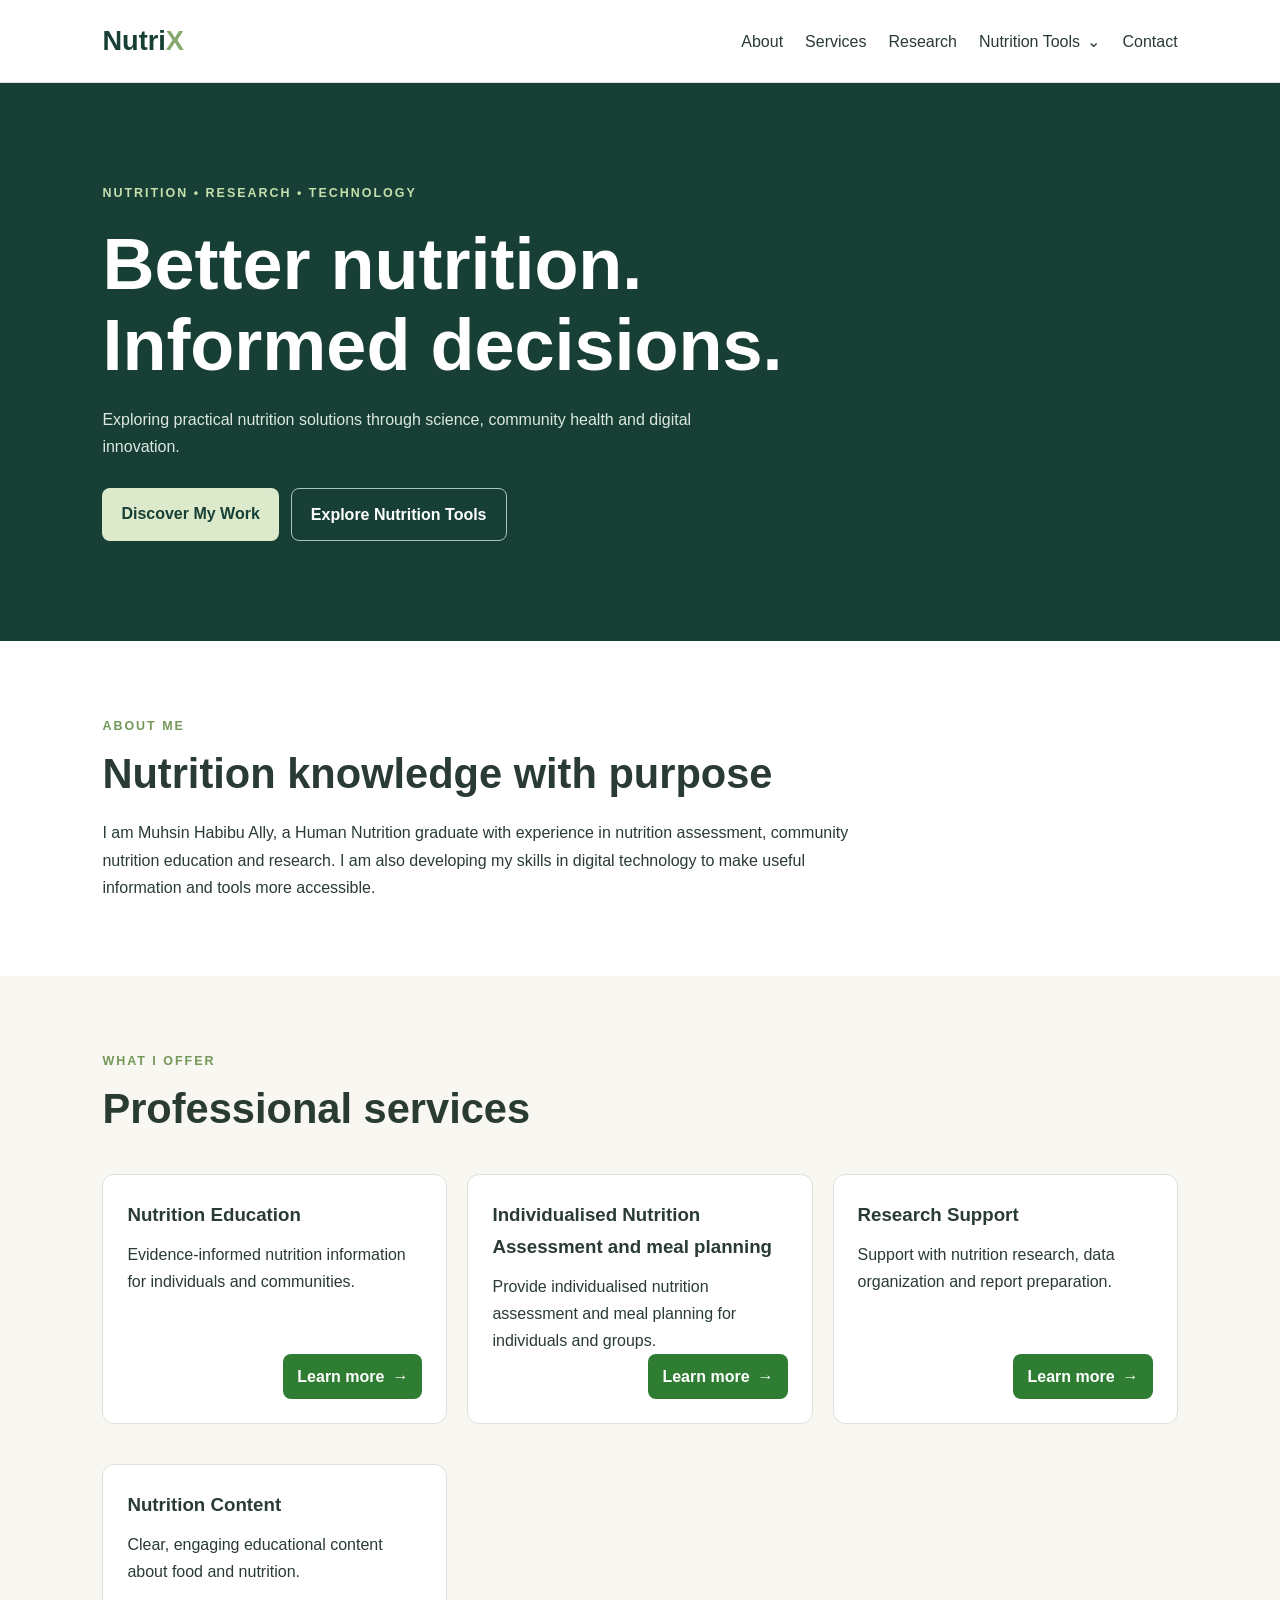
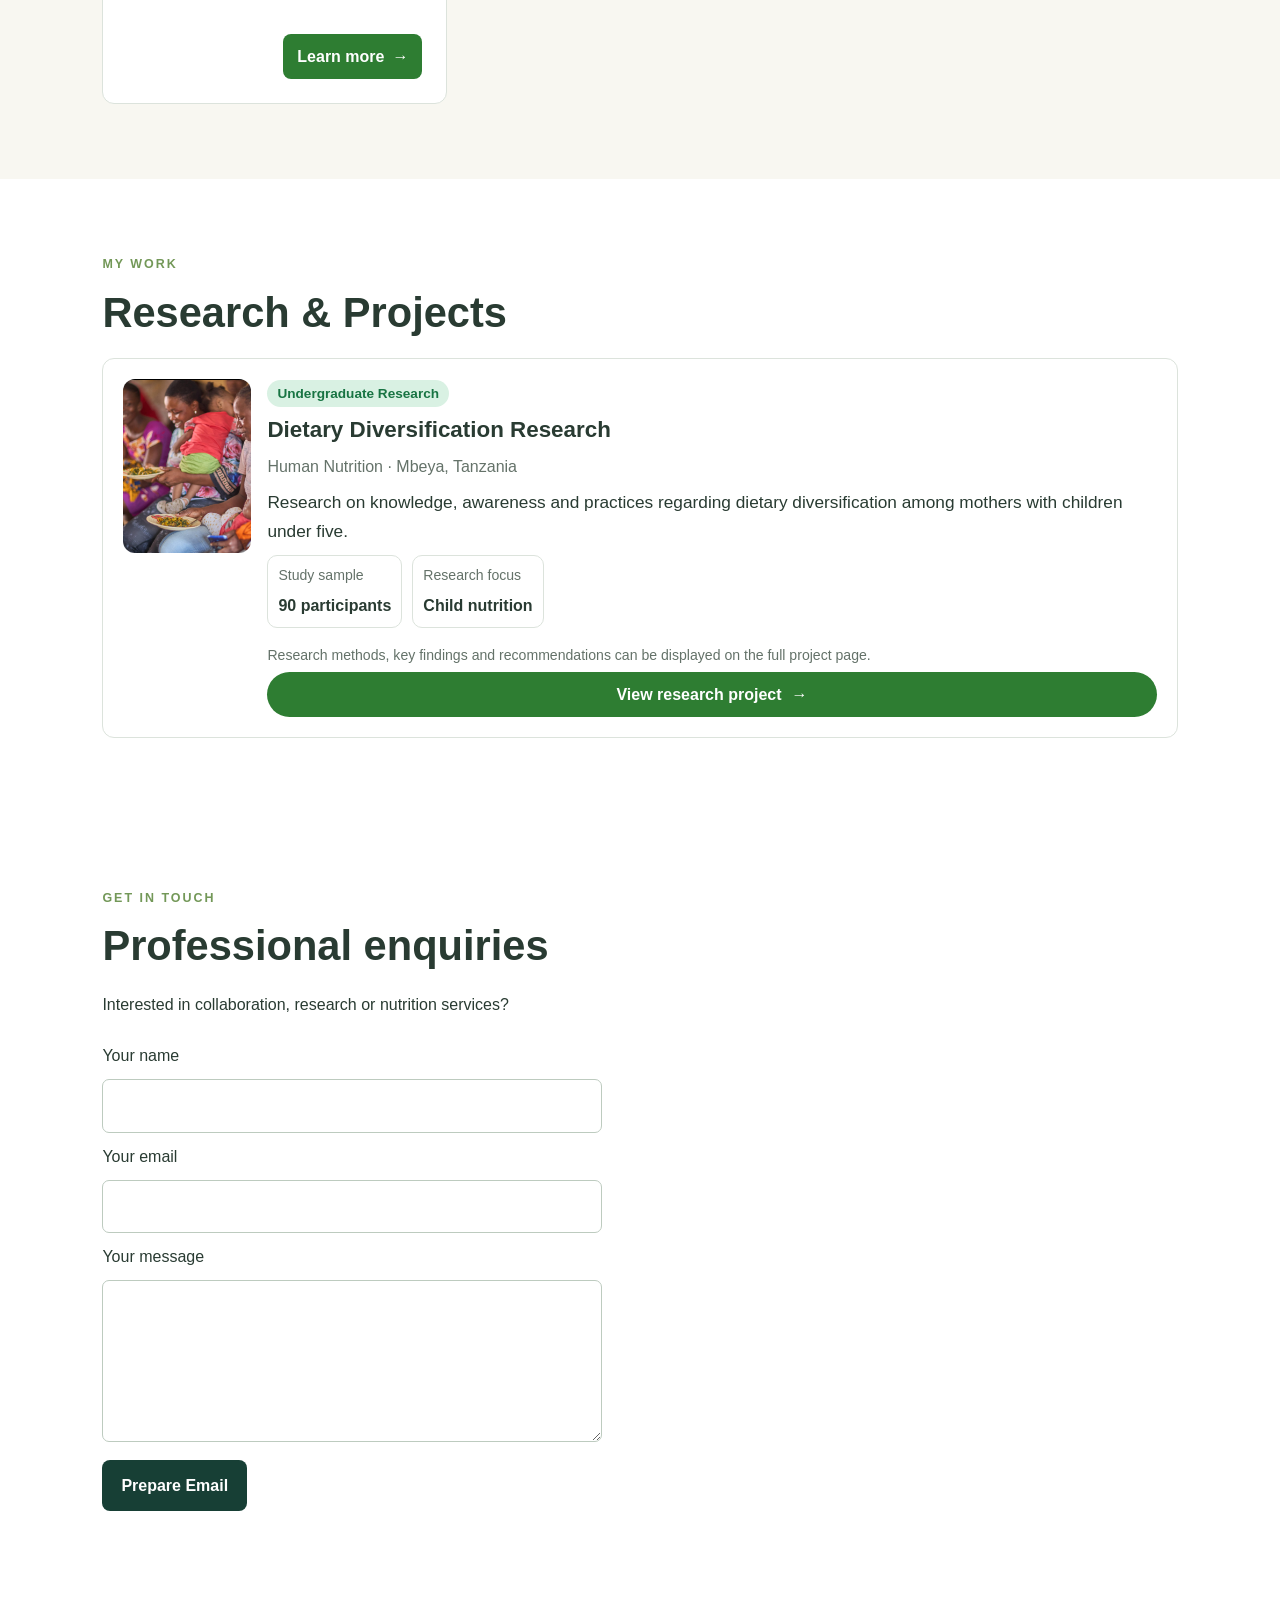
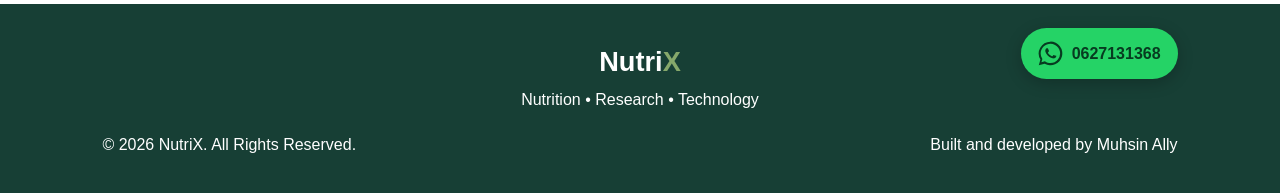
<file: index.html>
<!DOCTYPE html>
<html lang="en">
<head>
  <meta charset="UTF-8">
  <meta name="viewport" content="width=device-width, initial-scale=1.0">
  <meta name="description" content="NutriX — nutrition, research and practical digital tools.">
  <title>NutriX | Nutrition & Research</title>
  <link rel="stylesheet" href="style.css">
  <script src="script.js" defer></script>
</head>
<body>
  <header class="navbar">
    <a class="logo" href="#home">Nutri<span>X</span></a>

    <button class="menu-toggle" id="menuToggle"
      aria-label="Toggle navigation" aria-expanded="false">
      ☰
    </button>

    <nav id="navMenu">
      <a href="#about">About</a>
      <a href="#services">Services</a>
      <a href="#research">Research</a>
      <div class="nav-dropdown">
        <button class="nav-dropdown-toggle" id="toolsMenuToggle" type="button"
          aria-haspopup="true" aria-expanded="false">
          Nutrition Tools <span aria-hidden="true">⌄</span>
        </button>
        <div class="nav-dropdown-menu" id="toolsMenu">
          <a href="nutrition-tools.html#bmi" target="_blank" rel="noopener">BMI Calculator</a>
          <a href="nutrition-tools.html#bmr" target="_blank" rel="noopener">BMR Calculator</a>
          <a href="nutrition-tools.html#tdee" target="_blank" rel="noopener">TDEE Tracker</a>
        </div>
      </div>
      <a href="#contact">Contact</a>
    </nav>
  </header>

  <main>
    <section class="hero" id="home">
      <p class="eyebrow">NUTRITION • RESEARCH • TECHNOLOGY</p>
      <h1>Better nutrition.<br>Informed decisions.</h1>
      <p>
        Exploring practical nutrition solutions through
        science, community health and digital innovation.
      </p>
      <div class="hero-actions">
        <a class="button primary" href="#about">Discover My Work</a>
        <a class="button secondary" href="nutrition-tools.html" target="_blank" rel="noopener">Explore Nutrition Tools</a>
      </div>
    </section>

    <section class="section" id="about">
      <p class="eyebrow">ABOUT ME</p>
      <h2>Nutrition knowledge with purpose</h2>
      <p>
        I am Muhsin Habibu Ally, a Human Nutrition graduate with experience in
        nutrition assessment, community nutrition education
        and research. I am also developing my skills in
        digital technology to make useful information and
        tools more accessible.
      </p>
    </section>

    <section class="section shaded" id="services">
      <p class="eyebrow">WHAT I OFFER</p>
      <h2>Professional services</h2>

      <div class="cards">
        <article class="card service-card">
          <h3>Nutrition Education</h3>
          <p>Evidence-informed nutrition information
          for individuals and communities.</p>
          <a class="service-link" href="#contact">Learn more <span aria-hidden="true">→</span></a>
        </article>

        <article class="card service-card">
          <h3>Individualised Nutrition Assessment and meal planning</h3>
          <p>Provide individualised nutrition assessment and meal planning
          for individuals and groups.</p>
          <a class="service-link" href="#contact">Learn more <span aria-hidden="true">→</span></a>
        </article>

        <article class="card service-card">
          <h3>Research Support</h3>
          <p>Support with nutrition research,
          data organization and report preparation.</p>
          <a class="service-link" href="#contact">Learn more <span aria-hidden="true">→</span></a>
        </article>

        <article class="card service-card">
          <h3>Nutrition Content</h3>
          <p>Clear, engaging educational content
          about food and nutrition.</p>
          <a class="service-link" href="#contact">Learn more <span aria-hidden="true">→</span></a>
        </article>
      </div>
    </section>

    <section class="section" id="research">
      <p class="eyebrow">MY WORK</p>
      <h2>Research & Projects</h2>
      <article class="card research-card">
        <img
          class="research-image"
          src="Dietary-diversification.png"
          alt="Mothers and children sharing a meal"
        >

        <div class="research-content">
          <p class="research-badge">Undergraduate Research</p>
          <h3>Dietary Diversification Research</h3>
          <p class="research-meta">Human Nutrition · Mbeya, Tanzania</p>
          <p class="research-description">
            Research on knowledge, awareness and practices regarding dietary
            diversification among mothers with children under five.
          </p>

          <div class="research-facts">
            <div class="research-fact">
              <span>Study sample</span>
              <strong>90 participants</strong>
            </div>
            <div class="research-fact">
              <span>Research focus</span>
              <strong>Child nutrition</strong>
            </div>
          </div>

          <p class="note">
            Research methods, key findings and recommendations can be displayed
            on the full project page.
          </p>

          <details class="research-details">
            <summary class="project-button">View research project <span aria-hidden="true">→</span></summary>
            <div class="research-details-content">
              <section class="research-detail-section">
                <details class="research-topic">
                  <summary>1. Background and objectives</summary>
                  <div class="research-topic-content">
                    <h4>Background</h4>
                    <p>
                      Dietary diversification is important for providing
                      children under five years with a variety of nutrients
                      needed for healthy growth and development. However,
                      inadequate dietary diversity can contribute to
                      nutritional deficiencies and malnutrition. In Tanzania,
                      child malnutrition has been a significant public health
                      concern, making appropriate infant and young child
                      feeding practices an important area of nutrition
                      research.
                    </p>
                    <p>
                      This study investigated the knowledge, awareness and
                      practices of dietary diversification among mothers with
                      children under five years in Mbeya Region, Tanzania. It
                      also examined the factors influencing mothers' food
                      choices and their ability to provide varied diets for
                      their children.
                    </p>
                    <h4>Main objective</h4>
                    <p>
                      To assess knowledge, awareness and practices regarding
                      the consumption of diversified diets among mothers with
                      children under five years.
                    </p>
                    <h4>Specific objectives</h4>
                    <ul>
                      <li>
                        To evaluate mothers' knowledge of diversified diets
                        and their nutritional benefits for children under five.
                      </li>
                      <li>
                        To assess mothers' awareness of the availability and
                        importance of diversified diets in promoting child
                        nutrition.
                      </li>
                      <li>
                        To examine mothers' practices in providing diversified
                        diets to children under five.
                      </li>
                      <li>
                        To explore the factors influencing mothers' decisions
                        when selecting and preparing diversified diets for
                        their children.
                      </li>
                    </ul>
                  </div>
                </details>
              </section>
              <section class="research-detail-section">
                <details class="research-topic">
                  <summary>2. Methodology</summary>
                  <div class="research-topic-content">
                    <h4>Study design and approach</h4>
                    <p>
                      The study used a cross-sectional survey design and a
                      primarily quantitative research approach to assess
                      dietary diversification among mothers with children
                      under five years in Mbeya Region, Tanzania.
                    </p>

                    <h4>Study population</h4>
                    <p>
                      Mothers with children under five years of age who met
                      the study's eligibility criteria and consented to
                      participate.
                    </p>

                    <h4>Sample size</h4>
                    <p>
                      The report specifies a sample size of 90 participants,
                      calculated using Cochran's formula.
                    </p>

                    <h4>Sampling technique</h4>
                    <p>
                      The methodology describes random sampling alongside
                      convenience sampling, including recruitment during
                      clinic days and Village Health and Nutrition Days.
                    </p>

                    <h4>Data collection</h4>
                    <p>
                      Primary data were collected through face-to-face
                      interviews using structured questionnaires. The report
                      also describes observation and key informant interviews
                      as data collection methods.
                    </p>

                    <h4>Data analysis</h4>
                    <p>
                      The report identifies Statistical Package for the Social
                      Sciences (SPSS), version 20.0, and Microsoft Excel for
                      data analysis. Descriptive statistics, including
                      frequencies, percentages, means and standard deviations,
                      and cross-tabulations were described.
                    </p>

                    <h4>Ethical considerations</h4>
                    <p>
                      The report describes informed consent, participant coding
                      and confidentiality measures intended to protect
                      participants' identities.
                    </p>
                  </div>
                </details>
              </section>
              <section class="research-detail-section">
                <details class="research-topic">
                  <summary>3. Key findings</summary>
                  <div class="research-topic-content">
                    <h4>Key findings</h4>
                    <p>
                      The study explored mothers' knowledge, awareness and
                      practices regarding dietary diversification among
                      children under five years in Mbeya Region, Tanzania. The
                      findings highlighted the importance of nutrition
                      awareness, practical meal planning, access to diverse
                      food ingredients and support in preparing varied meals
                      for young children.
                    </p>
                    <p>
                      The study also identified practical challenges that may
                      affect dietary diversification, emphasizing the need
                      for nutrition education and locally appropriate
                      strategies to support mothers in providing varied diets.
                    </p>
                    <p>
                      <em>
                        Detailed statistical findings will be presented
                        following verification of the final research dataset.
                      </em>
                    </p>
                  </div>
                </details>
              </section>
              <section class="research-detail-section">
                <details class="research-topic">
                  <summary>4. Recommendations and implications</summary>
                  <div class="research-topic-content">
                    <h4>Implications for nutrition practice and public health</h4>
                    <p>
                      The study highlights the importance of addressing both
                      nutrition knowledge and the practical circumstances that
                      influence dietary choices. Awareness of dietary
                      diversification alone may not ensure consistent
                      implementation when mothers face difficulties accessing
                      ingredients or preparing varied meals.
                    </p>

                    <h4>Maternal and child nutrition</h4>
                    <p>
                      Nutrition education should combine information about the
                      benefits of dietary diversity with practical guidance on
                      selecting, preparing and combining locally available
                      foods.
                    </p>

                    <h4>Community nutrition programmes</h4>
                    <p>
                      Healthcare facilities and community nutrition initiatives
                      could use the findings to identify common feeding
                      challenges and design educational activities that
                      respond to mothers' reported needs.
                    </p>

                    <h4>Nutrition communication</h4>
                    <p>
                      Affordable recipes, meal-planning guides and educational
                      materials could help translate nutrition knowledge into
                      everyday household practices.
                    </p>

                    <h4>Programme planning</h4>
                    <p>
                      The findings may inform the design of locally appropriate
                      nutrition interventions in Mbeya. However, the study's
                      cross-sectional design does not establish that any
                      particular intervention will improve child nutritional
                      status.
                    </p>

                    <h4>Future research</h4>
                    <p>
                      Further research using clearly defined dietary diversity
                      indicators and verified participant-level data could
                      help establish more precisely how mothers' knowledge and
                      reported practices relate to children's dietary intake.
                    </p>

                    <p>
                      Overall, the study emphasizes the need to combine
                      nutrition education, improved access to diverse foods
                      and practical support for mothers to encourage more
                      consistent dietary diversification.
                    </p>
                  </div>
                </details>
              </section>
              <section class="research-detail-section">
                <h4>5. Research document</h4>
                <p>Open the complete research document:</p>
                <a
                  class="research-document-button"
                  href="research-document.pdf"
                  target="_blank"
                  rel="noopener"
                >View full research document</a>
              </section>
            </div>
          </details>
        </div>
      </article>
    </section>

    <section class="section" id="contact">
      <p class="eyebrow">GET IN TOUCH</p>
      <h2>Professional enquiries</h2>
      <p>Interested in collaboration, research or nutrition services?</p>

      <form id="contactForm" class="tool-form">
        <label for="name">Your name</label>
        <input id="name" name="name" required maxlength="100">

        <label for="email">Your email</label>
        <input id="email" name="email" type="email" required>

        <label for="message">Your message</label>
        <textarea id="message" name="message"
          rows="5" required maxlength="2000"></textarea>

        <button class="button primary" type="submit">
          Prepare Email
        </button>
      </form>
      <p id="contactResult" class="result" aria-live="polite"></p>
    </section>
  </main>

  <footer>
    <a class="logo" href="#home">Nutri<span>X</span></a>
    <p>Nutrition • Research • Technology</p>
    <a class="whatsapp-button"
      href="https://wa.me/255627131368"
      target="_blank"
      rel="noopener noreferrer"
      aria-label="Chat with me on WhatsApp at 0627131368">
      <svg viewBox="0 0 32 32" aria-hidden="true" focusable="false">
        <path fill="currentColor" d="M16 .8A15.1 15.1 0 0 0 3.1 23.7L1 31l7.5-2A15.1 15.1 0 1 0 16 .8Zm0 27.5c-2.4 0-4.7-.7-6.7-2l-.5-.3-4.4 1.2 1.2-4.3-.3-.5A12.4 12.4 0 1 1 16 28.3Zm6.8-9.3c-.4-.2-2.1-1-2.4-1.1-.3-.1-.6-.2-.8.2-.2.4-.9 1.1-1.1 1.3-.2.2-.4.3-.8.1-.4-.2-1.5-.6-2.9-1.8-1.1-1-1.8-2.1-2-2.5-.2-.4 0-.6.2-.8l.6-.7c.2-.2.2-.4.4-.6.1-.2.1-.4 0-.6-.1-.2-.8-1.9-1.1-2.6-.3-.7-.6-.6-.8-.6h-.7c-.2 0-.6.1-.9.4-.3.4-1.2 1.2-1.2 2.9s1.2 3.3 1.4 3.6c.2.2 2.4 3.7 5.9 5.2.8.3 1.4.6 1.9.7.8.3 1.6.2 2.2.1.7-.1 2.1-.9 2.4-1.7.3-.8.3-1.5.2-1.7-.1-.2-.3-.3-.7-.5Z"/>
      </svg>
      <span>0627131368</span>
    </a>
    <div class="footer-bottom">
      <p>© <span id="year"></span> NutriX. All Rights Reserved.</p>
      <p>Built and developed by Muhsin Ally</p>
    </div>
  </footer>

</body>
</html>
</file>
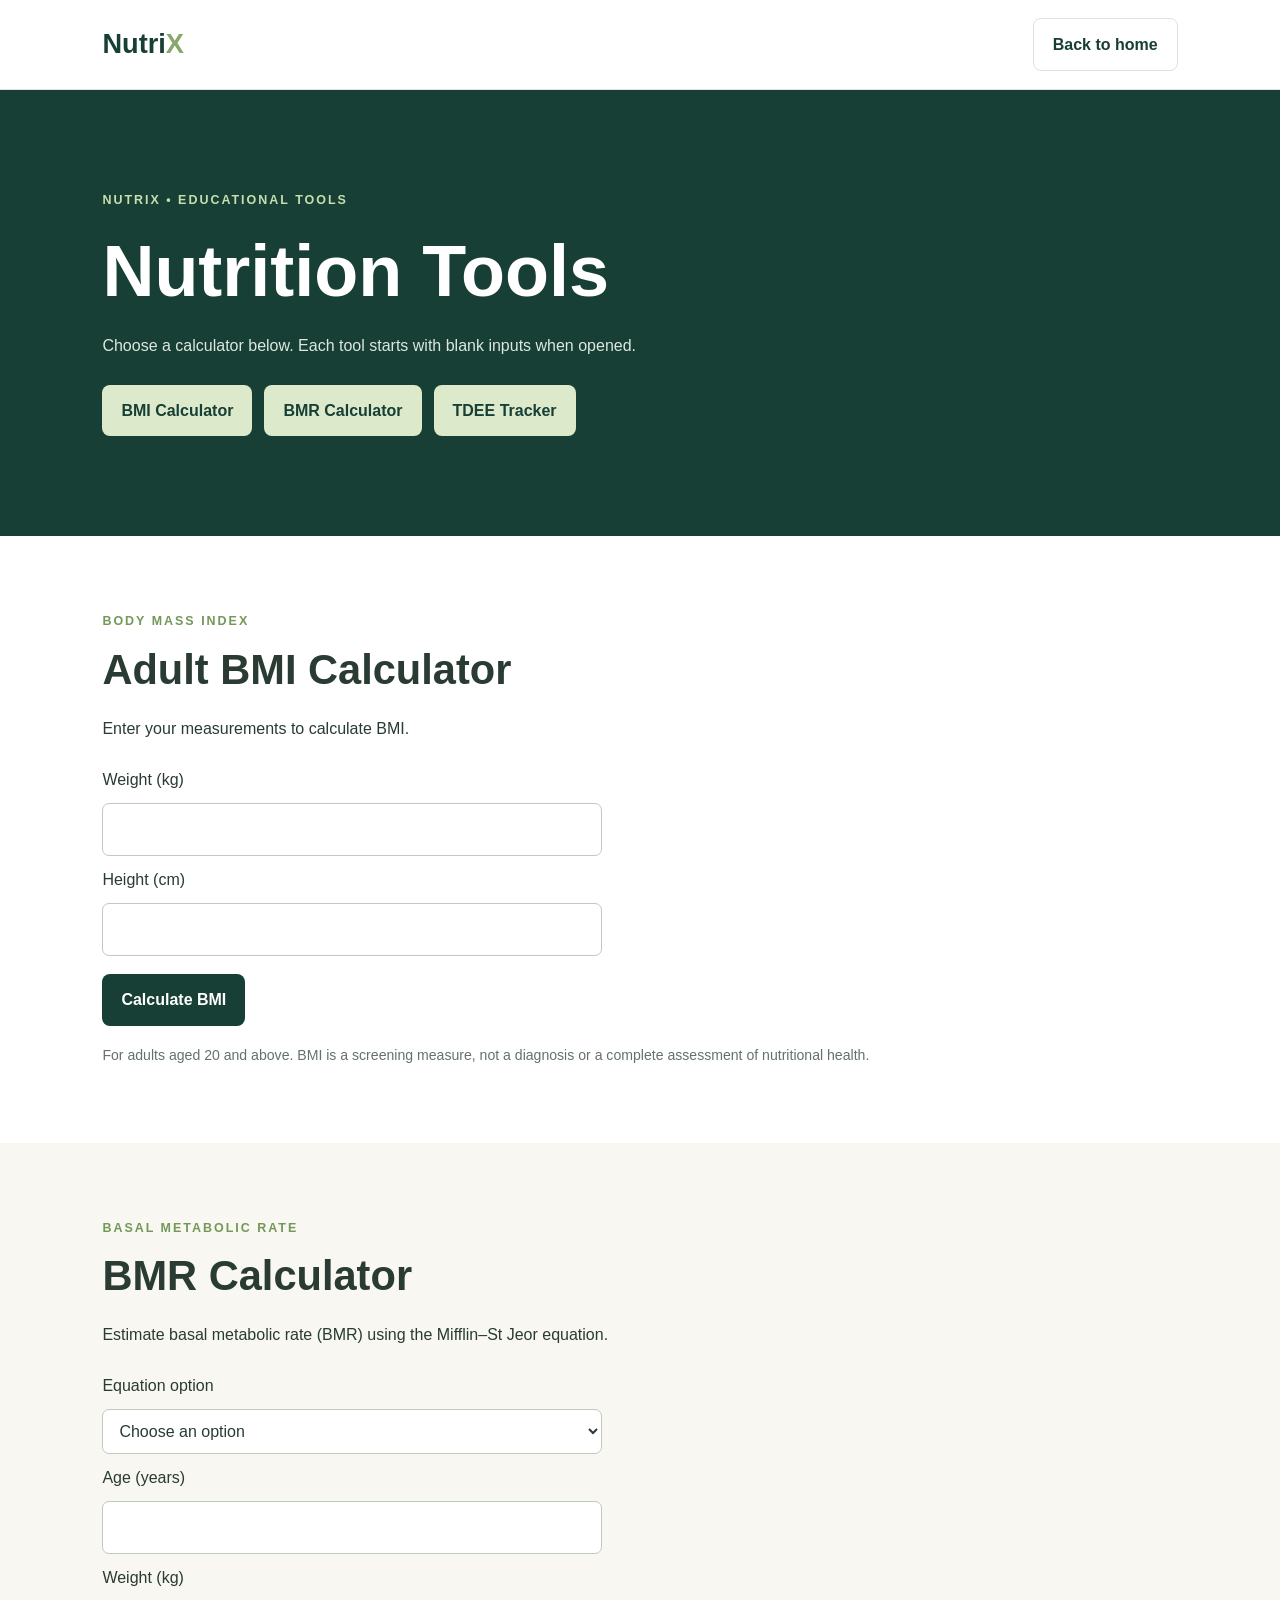
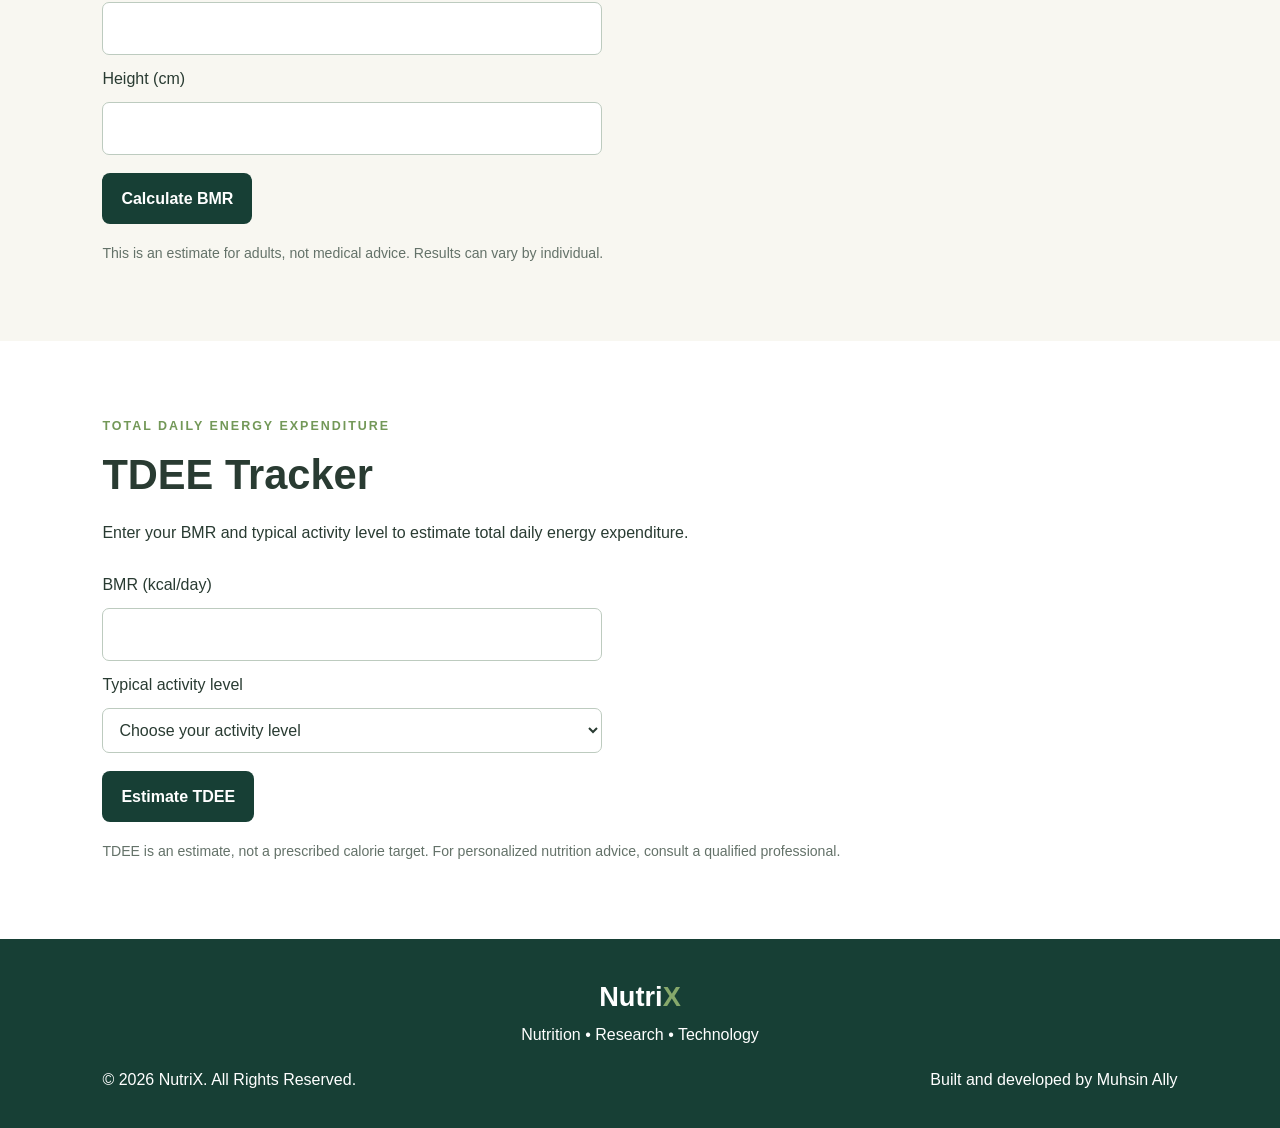
<file: nutrition-tools.html>
<!DOCTYPE html>
<html lang="en">
<head>
  <meta charset="UTF-8">
  <meta name="viewport" content="width=device-width, initial-scale=1.0">
  <meta name="description" content="NutriX nutrition calculators: BMI, BMR and TDEE estimates.">
  <title>Nutrition Tools | NutriX</title>
  <link rel="stylesheet" href="style.css">
  <script src="nutrition-tools.js" defer></script>
</head>
<body>
  <header class="navbar tools-navbar">
    <a class="logo" href="index.html">Nutri<span>X</span></a>
    <a class="button tools-home-link" href="index.html">Back to home</a>
  </header>

  <main>
    <section class="hero tools-hero">
      <p class="eyebrow">NUTRIX • EDUCATIONAL TOOLS</p>
      <h1>Nutrition Tools</h1>
      <p>Choose a calculator below. Each tool starts with blank inputs when opened.</p>
      <div class="tools-page-links">
        <a class="button primary" href="#bmi">BMI Calculator</a>
        <a class="button primary" href="#bmr">BMR Calculator</a>
        <a class="button primary" href="#tdee">TDEE Tracker</a>
      </div>
    </section>

    <section class="section" id="bmi">
      <p class="eyebrow">BODY MASS INDEX</p>
      <h2>Adult BMI Calculator</h2>
      <p>Enter your measurements to calculate BMI.</p>
      <form id="bmiForm" class="tool-form">
        <label for="weight">Weight (kg)</label>
        <input id="weight" type="number" min="1" max="500" step="0.1" required>
        <label for="height">Height (cm)</label>
        <input id="height" type="number" min="50" max="250" step="0.1" required>
        <button class="button primary" type="submit">Calculate BMI</button>
      </form>
      <p id="bmiResult" class="result" aria-live="polite"></p>
      <p class="note">For adults aged 20 and above. BMI is a screening measure, not a diagnosis or a complete assessment of nutritional health.</p>
    </section>

    <section class="section shaded" id="bmr">
      <p class="eyebrow">BASAL METABOLIC RATE</p>
      <h2>BMR Calculator</h2>
      <p>Estimate basal metabolic rate (BMR) using the Mifflin–St Jeor equation.</p>
      <form id="bmrForm" class="tool-form">
        <label for="bmrSex">Equation option</label>
        <select id="bmrSex" required>
          <option value="">Choose an option</option>
          <option value="male">Male</option>
          <option value="female">Female</option>
        </select>
        <label for="bmrAge">Age (years)</label>
        <input id="bmrAge" type="number" min="18" max="120" required>
        <label for="bmrWeight">Weight (kg)</label>
        <input id="bmrWeight" type="number" min="1" max="500" step="0.1" required>
        <label for="bmrHeight">Height (cm)</label>
        <input id="bmrHeight" type="number" min="50" max="250" step="0.1" required>
        <button class="button primary" type="submit">Calculate BMR</button>
      </form>
      <p id="bmrResult" class="result" aria-live="polite"></p>
      <p class="note">This is an estimate for adults, not medical advice. Results can vary by individual.</p>
    </section>

    <section class="section" id="tdee">
      <p class="eyebrow">TOTAL DAILY ENERGY EXPENDITURE</p>
      <h2>TDEE Tracker</h2>
      <p>Enter your BMR and typical activity level to estimate total daily energy expenditure.</p>
      <form id="tdeeForm" class="tool-form">
        <label for="tdeeBmr">BMR (kcal/day)</label>
        <input id="tdeeBmr" type="number" min="500" max="6000" step="1" required>
        <label for="activityLevel">Typical activity level</label>
        <select id="activityLevel" required>
          <option value="">Choose your activity level</option>
          <option value="1.2">Sedentary — little or no exercise</option>
          <option value="1.375">Light — exercise 1–3 days/week</option>
          <option value="1.55">Moderate — exercise 3–5 days/week</option>
          <option value="1.725">Very active — exercise 6–7 days/week</option>
          <option value="1.9">Extra active — intense exercise or physical job</option>
        </select>
        <button class="button primary" type="submit">Estimate TDEE</button>
      </form>
      <p id="tdeeResult" class="result" aria-live="polite"></p>
      <p class="note">TDEE is an estimate, not a prescribed calorie target. For personalized nutrition advice, consult a qualified professional.</p>
    </section>
  </main>

  <footer>
    <a class="logo" href="index.html">Nutri<span>X</span></a>
    <p>Nutrition • Research • Technology</p>
    <div class="footer-bottom">
      <p>© <span id="year"></span> NutriX. All Rights Reserved.</p>
      <p>Built and developed by Muhsin Ally</p>
    </div>
  </footer>
</body>
</html>
</file>
<file: style.css>
:root {
  --green: #173f35;
  --green-light: #e6eedf;
  --cream: #f8f7f1;
  --white: #ffffff;
  --text: #293b32;
  --muted: #647269;
  --border: #dce3dc;
}

* {
  box-sizing: border-box;
  margin: 0;
  padding: 0;
}

html {
  scroll-behavior: smooth;
  scroll-padding-top: 90px;
}

body {
  font-family: Arial, Helvetica, sans-serif;
  color: var(--text);
  line-height: 1.7;
  background: var(--white);
}

a {
  color: inherit;
  text-decoration: none;
}

.navbar {
  display: flex;
  justify-content: space-between;
  align-items: center;
  gap: 20px;
  padding: 18px 8%;
  background: var(--white);
  border-bottom: 1px solid var(--border);
  position: sticky;
  top: 0;
  z-index: 10;
}

.logo {
  font-size: 1.7rem;
  font-weight: 800;
  color: var(--green);
}

.logo span {
  color: #86a86b;
}

nav {
  display: flex;
  align-items: center;
  gap: 22px;
}

nav a:hover {
  color: #739858;
}

.nav-dropdown {
  position: relative;
}

.nav-dropdown-toggle {
  padding: 0;
  border: 0;
  background: transparent;
  color: inherit;
  font: inherit;
  cursor: pointer;
}

.nav-dropdown-toggle:hover,
.nav-dropdown-toggle:focus-visible {
  color: #739858;
}

.nav-dropdown-toggle span {
  margin-left: 3px;
}

.nav-dropdown-menu {
  position: absolute;
  top: 100%;
  left: -16px;
  display: none;
  min-width: 190px;
  padding: 8px;
  background: var(--white);
  border: 1px solid var(--border);
  border-radius: 10px;
  box-shadow: 0 12px 28px rgb(23 63 53 / 14%);
}

.nav-dropdown:hover .nav-dropdown-menu,
.nav-dropdown:focus-within .nav-dropdown-menu,
.nav-dropdown-menu.open {
  display: grid;
}

.nav-dropdown-menu a {
  display: block;
  padding: 9px 10px;
  border-radius: 6px;
  white-space: nowrap;
}

.nav-dropdown-menu a:hover,
.nav-dropdown-menu a:focus-visible {
  background: var(--green-light);
}

.menu-toggle {
  display: none;
  font-size: 1.5rem;
  border: 0;
  background: transparent;
  cursor: pointer;
}

.hero {
  background: var(--green);
  color: var(--white);
  padding: 100px 8%;
}

.hero h1 {
  font-size: clamp(2.5rem, 6vw, 4.5rem);
  line-height: 1.12;
  max-width: 800px;
  margin: 20px 0;
}

.hero > p:not(.eyebrow) {
  max-width: 600px;
  color: #dce8df;
}

.eyebrow {
  color: #739858;
  font-size: 0.78rem;
  font-weight: 700;
  letter-spacing: 2px;
}

.hero .eyebrow {
  color: #c5dfad;
}

.hero-actions {
  display: flex;
  flex-wrap: wrap;
  gap: 12px;
  margin-top: 28px;
}

.button {
  display: inline-block;
  padding: 12px 19px;
  border: 0;
  border-radius: 8px;
  font: inherit;
  font-weight: 700;
  cursor: pointer;
}

.primary {
  background: #dceacb;
  color: var(--green);
}

.secondary {
  border: 1px solid #a8c4b3;
  color: var(--white);
}

.section {
  padding: 75px 8%;
}

.section h2 {
  font-size: clamp(1.8rem, 4vw, 2.6rem);
  line-height: 1.2;
  margin: 12px 0 20px;
}

.section > p:not(.eyebrow) {
  max-width: 780px;
}

.shaded {
  background: var(--cream);
}

.tool-cards {
  display: grid;
  grid-template-columns: repeat(3, minmax(0, 1fr));
  gap: 18px;
  margin-top: 28px;
}

.tool-card {
  display: flex;
  flex-direction: column;
  align-items: flex-start;
  min-height: 220px;
  padding: 23px;
  background: var(--white);
  border: 1px solid var(--border);
  border-radius: 12px;
  transition: transform 160ms ease, box-shadow 160ms ease;
}

.tool-card:hover,
.tool-card:focus-visible {
  transform: translateY(-3px);
  box-shadow: 0 10px 24px rgb(23 63 53 / 12%);
}

.tool-card-icon {
  margin-bottom: 12px;
  font-size: 1.7rem;
}

.tool-card h3 {
  margin-bottom: 5px;
}

.tool-card p {
  color: var(--muted);
}

.tool-card-link {
  margin-top: auto;
  padding-top: 15px;
  color: var(--green);
  font-weight: 700;
}

.tools-page-links {
  display: flex;
  flex-wrap: wrap;
  gap: 12px;
  margin-top: 26px;
}

.tools-page-links .button {
  background: #dceacb;
  color: var(--green);
}

.tools-home-link {
  border: 1px solid var(--border);
  color: var(--green);
}

.cards {
  display: grid;
  grid-template-columns: repeat(3, minmax(0, 1fr));
  gap: 20px;
}

.card {
  background: var(--white);
  border: 1px solid var(--border);
  border-radius: 12px;
  padding: 24px;
  margin-top: 20px;
}

.card h3 {
  margin-bottom: 10px;
}

.service-card {
  display: flex;
  flex-direction: column;
  min-height: 240px;
}

.service-link {
  display: inline-flex;
  align-items: center;
  gap: 8px;
  align-self: flex-end;
  margin-top: auto;
  padding: 9px 14px;
  border-radius: 8px;
  background: #2e7d32;
  color: #ffffff;
  font-weight: 700;
}

.service-link:hover,
.service-link:focus-visible {
  background: #1b5e20;
}

.tool-form {
  display: grid;
  gap: 10px;
  max-width: 500px;
  margin-top: 24px;
}

.tool-form input,
.tool-form textarea,
.tool-form select {
  width: 100%;
  padding: 12px;
  border: 1px solid #bdcbbf;
  border-radius: 7px;
  background: var(--white);
  color: var(--text);
  font: inherit;
}

.tool-form input:focus,
.tool-form textarea:focus,
.tool-form select:focus {
  outline: 2px solid #739858;
  outline-offset: 2px;
}

.tool-form .button {
  justify-self: start;
  background: var(--green);
  color: var(--white);
  margin-top: 8px;
}

.result {
  margin-top: 18px;
  font-weight: 700;
}

.note {
  margin-top: 16px;
  font-size: 0.88rem;
  color: var(--muted);
}

.research-card {
  display: grid;
  grid-template-columns: 128px minmax(0, 1fr);
  gap: 16px;
  padding: 20px;
}

.research-image {
  width: 128px;
  height: 174px;
  object-fit: cover;
  border-radius: 12px;
}

.research-content h3 {
  margin: 4px 0;
  font-size: 1.4rem;
}

.research-badge {
  display: inline-block;
  padding: 2px 10px;
  border-radius: 999px;
  background: #d9f1e3;
  color: #187443;
  font-size: 0.85rem;
  font-weight: 700;
}

.research-meta,
.research-details-content {
  color: var(--muted);
}

.research-description {
  margin-top: 8px;
  font-size: 1.08rem;
}

.research-facts {
  display: flex;
  flex-wrap: wrap;
  gap: 10px;
  margin-top: 8px;
}

.research-fact {
  display: grid;
  gap: 4px;
  padding: 8px 10px;
  border: 1px solid var(--border);
  border-radius: 10px;
}

.research-fact span {
  color: var(--muted);
  font-size: 0.88rem;
}

.research-fact strong {
  color: var(--text);
}

.research-details {
  margin-top: 4px;
}

.research-details > summary {
  display: flex;
  justify-content: center;
  align-items: center;
  gap: 10px;
  padding: 9px 16px;
  border-radius: 999px;
  background: #303030;
  color: white;
  font-weight: 700;
  cursor: pointer;
  list-style: none;
}

.research-details > summary::-webkit-details-marker {
  display: none;
}

.research-details > summary:hover,
.research-details > summary:focus-visible {
  background: #444;
}

.research-details > .project-button {
  background-color: #2e7d32;
  color: #ffffff;
  border: none;
}

.research-details > .project-button:hover,
.research-details > .project-button:focus-visible {
  background-color: #2e7d32;
}

.research-details-content {
  padding: 14px 4px 0;
}

.research-details-content h4 {
  margin-bottom: 4px;
  color: var(--text);
}

.research-detail-section + .research-detail-section {
  margin-top: 14px;
  padding-top: 12px;
  border-top: 1px solid var(--border);
}

.research-topic summary {
  display: flex;
  justify-content: space-between;
  align-items: center;
  gap: 12px;
  padding: 10px 12px;
  border: 1px solid var(--border);
  border-radius: 8px;
  background-color: var(--white);
  color: var(--text);
  font-weight: 700;
  cursor: pointer;
  list-style: none;
  transition: background-color 160ms ease, border-color 160ms ease;
}

.research-topic summary::-webkit-details-marker {
  display: none;
}

.research-topic summary::after {
  content: "+";
  color: var(--green);
  font-size: 1.2rem;
}

.research-topic[open] > summary::after {
  content: "−";
}

.research-topic summary:hover,
.research-topic summary:focus-visible {
  border-color: #a8c4b3;
  background: var(--green-light);
}

.research-topic-content {
  padding: 12px;
}

.research-topic-content h4 {
  margin: 12px 0 4px;
  color: var(--text);
}

.research-topic-content h4:first-child {
  margin-top: 0;
}

.research-topic-content p + p {
  margin-top: 10px;
}

.research-topic-content ul {
  display: grid;
  gap: 8px;
  margin: 6px 0 0 20px;
}

.research-document-button {
  display: inline-block;
  margin-top: 8px;
  padding: 9px 15px;
  border-radius: 8px;
  background: var(--green);
  color: var(--white);
  font-weight: 700;
}

.research-document-button:hover,
.research-document-button:focus-visible {
  background: #245b4d;
}

footer {
  position: relative;
  text-align: center;
  padding: 35px 8%;
  background: var(--green);
  color: var(--white);
}

footer .logo {
  color: var(--white);
}

.footer-bottom {
  display: flex;
  justify-content: space-between;
  gap: 16px;
  margin-top: 18px;
  text-align: left;
}

.whatsapp-button {
  position: absolute;
  top: 24px;
  right: 8%;
  z-index: 20;
  display: inline-flex;
  align-items: center;
  gap: 9px;
  padding: 12px 17px;
  border-radius: 999px;
  background: #25d366;
  color: #073b20;
  font-weight: 700;
  box-shadow: 0 4px 16px rgb(0 0 0 / 22%);
  transition: transform 160ms ease, box-shadow 160ms ease;
}

.whatsapp-button:hover {
  transform: translateY(-2px);
  box-shadow: 0 7px 20px rgb(0 0 0 / 26%);
}

.whatsapp-button:focus-visible {
  outline: 3px solid var(--green);
  outline-offset: 3px;
}

.whatsapp-button svg {
  width: 25px;
  height: 25px;
}

@media (max-width: 760px) {
  .navbar {
    padding: 15px 5%;
  }

  .menu-toggle {
    display: block;
    order: -1;
    color: var(--green);
  }

  .navbar .logo {
    order: 1;
  }

  nav {
    display: none;
    position: absolute;
    top: 100%;
    left: 0;
    right: 0;
    background: var(--white);
    padding: 20px 5%;
    border-bottom: 1px solid var(--border);
    flex-direction: column;
    align-items: flex-start;
  }

  nav.open {
    display: flex;
  }

  .nav-dropdown {
    width: 100%;
  }

  .nav-dropdown-menu {
    position: static;
    min-width: 0;
    padding: 4px 0 0 14px;
    border: 0;
    border-radius: 0;
    box-shadow: none;
  }

  .nav-dropdown:hover .nav-dropdown-menu,
  .nav-dropdown:focus-within .nav-dropdown-menu,
  .nav-dropdown-menu.open {
    display: grid;
  }

  .hero,
  .section {
    padding: 60px 6%;
  }

  .cards {
    grid-template-columns: 1fr;
  }

  .tool-cards {
    grid-template-columns: 1fr;
  }

  .research-card {
    grid-template-columns: 1fr;
  }

  .research-image {
    width: 100%;
    height: 190px;
  }

  .footer-bottom {
    flex-direction: column;
    align-items: center;
    gap: 4px;
    text-align: center;
  }

  .whatsapp-button {
    top: 14px;
    right: 5%;
    padding: 8px;
  }

  .whatsapp-button span {
    display: none;
  }
}
</file>
